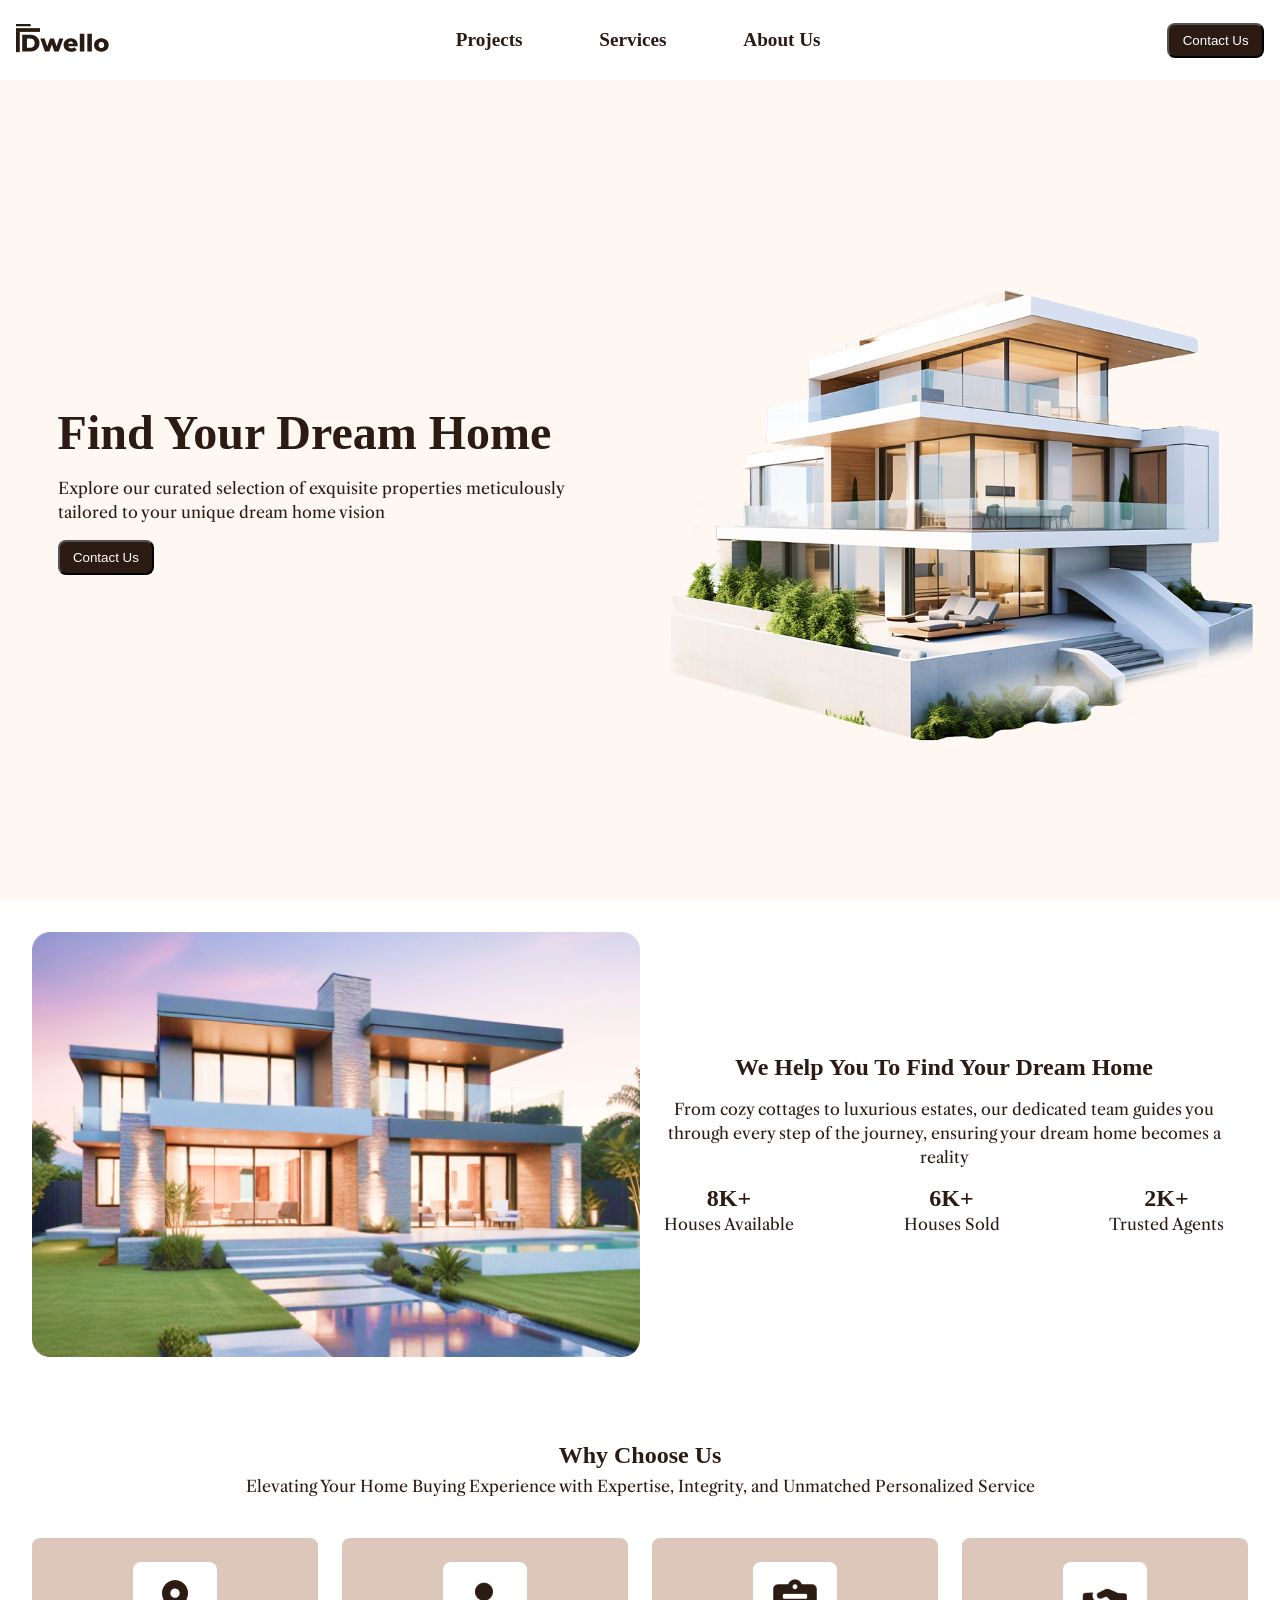
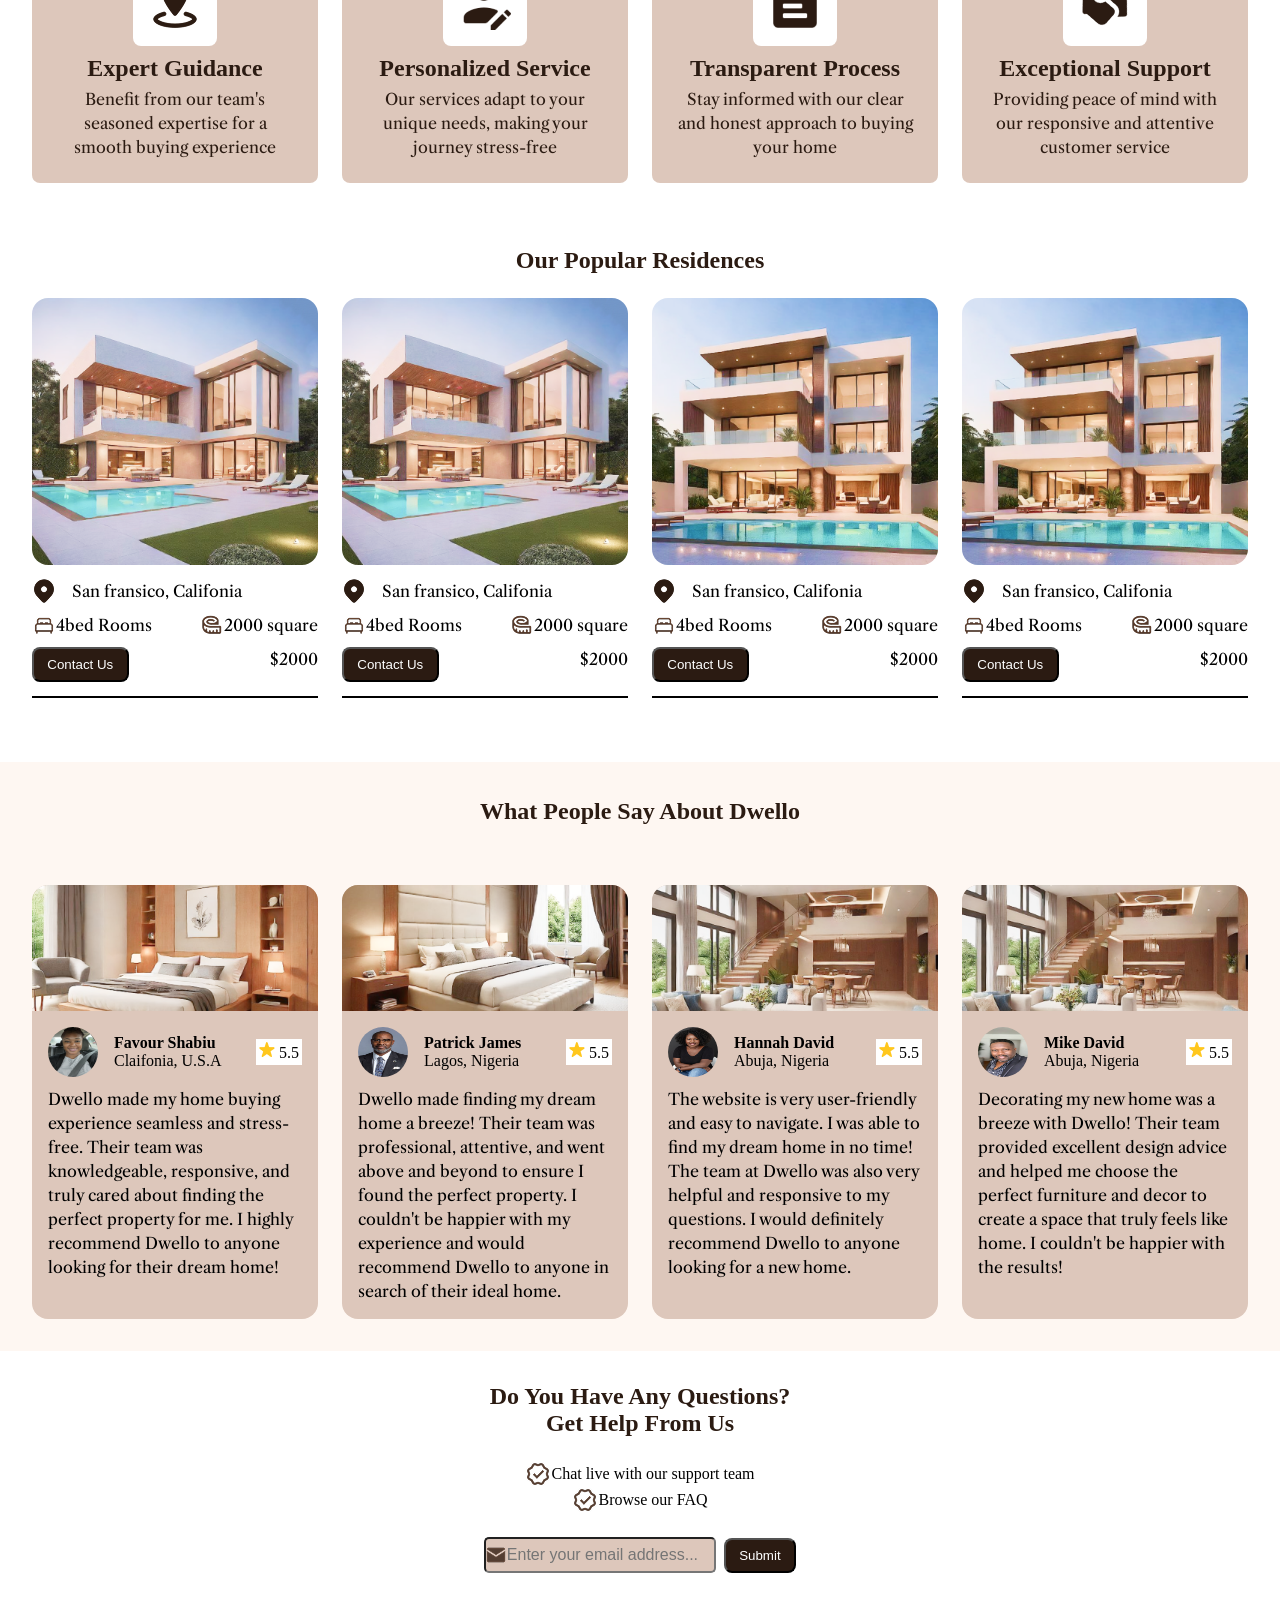
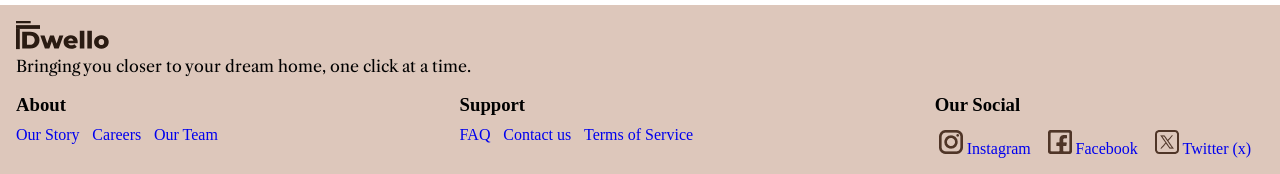
<file: index.html>
<!doctype html>
<html lang="en">
  <head>
    <meta charset="UTF-8" />
    <meta name="viewport" content="width=device-width, initial-scale=1.0" />
    <title>Real Estate</title>

    <link rel="stylesheet" href="style.css" />
    <link rel="preconnect" href="https://fonts.googleapis.com" />
    <link rel="preconnect" href="https://fonts.gstatic.com" crossorigin />
    <link
      href="https://fonts.googleapis.com/css2?family=Libre+Caslon+Text:ital,wght@0,400;0,700;1,400&display=swap"
      rel="stylesheet"
    />
  </head>
  <body>
    <header>
      <div class="header-wrapper">
        <button
          id="open-nav"
          type="button"
          aria-label="open-navigation"
          aria-expanded="false"
          class="hamburger menu"
          aria-controls="navigation-item"
        >
          <svg viewBox="0 0 100 60" width="25" height="25" class="menu">
            <rect width="100" height="10" y="10" class="line top"></rect>
            <rect width="80" height="10" y="30" class="line middle"></rect>
            <rect width="50" height="10" y="50" class="line bottom"></rect>
          </svg>
        </button>

        <a href="index.html"> <img src="assets/images/logo.svg" alt="Real Estate Logo" /></a>
      </div>

      <nav class="navigation" role="navigation" aria-label="Main Navigation" id="navigation-item">
        <button
          type="button"
          aria-label="close navigation"
          class="hamburger menu"
          aria-controls="navigation-item"
          id="close-nav"
        >
          <svg xmlns="http://www.w3.org/2000/svg" viewBox="0 0 640 640" class="menu">
            <!-- !Font Awesome Free v7.3.1 by @fontawesome - https://fontawesome.com License - https://fontawesome.com/license/free Copyright 2026 Fonticons, Inc.-->
            <path
              d="M504.6 148.5C515.9 134.9 514.1 114.7 500.5 103.4C486.9 92.1 466.7 93.9 455.4 107.5L320 270L184.6 107.5C173.3 93.9 153.1 92.1 139.5 103.4C125.9 114.7 124.1 134.9 135.4 148.5L278.3 320L135.4 491.5C124.1 505.1 125.9 525.3 139.5 536.6C153.1 547.9 173.3 546.1 184.6 532.5L320 370L455.4 532.5C466.7 546.1 486.9 547.9 500.5 536.6C514.1 525.3 515.9 505.1 504.6 491.5L361.7 320L504.6 148.5z"
            />
          </svg>
        </button>
        <ul>
          <li><a href="#projects">Projects</a></li>
          <li><a href="#services">Services</a></li>
          <li><a href="#">About Us</a></li>
        </ul>
      </nav>

      <button type="button" class="primary-cta">Contact Us</button>
    </header>
    <main>
      <section class="hero">
        <div class="hero-text-wrapper">
          <h1>Find Your Dream Home</h1>
          <p>
            Explore our curated selection of exquisite properties meticulously tailored to your unique dream home vision
          </p>
          <button type="button" class="primary-cta">Contact Us</button>
        </div>

        <img src="assets/images/hero image 1 (2).png" alt="house" class="hero-img" />
      </section>

      <div class="content-container">
        <section class="second-section">
          <div class="section-text-wrapper">
            <h2>We Help You To Find Your Dream Home</h2>
            <p>
              From cozy cottages to luxurious estates, our dedicated team guides you through every step of the journey,
              ensuring your dream home becomes a reality
            </p>
            <div class="houses-number-wrapper">
              <div class="houses-number">
                <h3>8K+</h3>
                <p>Houses Available</p>
              </div>
              <div class="houses-number">
                <h3>6K+</h3>
                <p>Houses Sold</p>
              </div>
              <div class="houses-number">
                <h3>2K+</h3>
                <p>Trusted Agents</p>
              </div>
            </div>
          </div>
          <img src="assets/images/Mask group 1.png" alt="house" loading="lazy" />
        </section>

        <section class="why-choose-us" id="services">
          <div class="why-choose-text">
            <h2>Why Choose Us</h2>
            <p>Elevating Your Home Buying Experience with Expertise, Integrity, and Unmatched Personalized Service</p>
          </div>
          <div class="why-choose-offers">
            <div class="card">
              <img src="assets/icons/Vector.png" alt="vector-icon" />
              <h3>Expert Guidance</h3>
              <p>Benefit from our team's seasoned expertise for a smooth buying experience</p>
            </div>
            <div class="card">
              <img src="assets/icons/service.png" alt="service icon" />
              <h3>Personalized Service</h3>
              <p>Our services adapt to your unique needs, making your journey stress-free</p>
            </div>
            <div class="card">
              <img src="assets/icons/document.png" alt="document icon" />

              <h3>Transparent Process</h3>
              <p>Stay informed with our clear and honest approach to buying your home</p>
            </div>
            <div class="card">
              <img src="assets/icons/handshake.png" alt="handshake icon" />
              <h3>Exceptional Support</h3>
              <p>Providing peace of mind with our responsive and attentive customer service</p>
            </div>
          </div>
        </section>

        <section class="residence" id="projects">
          <h2>Our Popular Residences</h2>
          <div class="residence-wrapper">
            <div class="residence-content-wrapper">
              <img src="assets/images/Group 11.png" alt="mansion with swimming pool" loading="lazy" />
              <div class="residence-details">
                <div class="residence-details_locaion">
                  <img src="assets/icons/location.png" alt="location icon" />
                  <p>San fransico, Califonia</p>
                </div>

                <div class="residence-details_rooms">
                  <div>
                    <img src="assets/icons/rooms.png" alt="bed icon" />
                    <p>4bed Rooms</p>
                  </div>
                  <div>
                    <img src="assets/icons/size.png" alt="meter icon" />
                    <p>2000 square</p>
                  </div>
                </div>
                <div class="residence-details_price">
                  <button class="primary-cta">Contact Us</button>
                  <p>$2000</p>
                </div>
              </div>
            </div>

            <div class="residence-content-wrapper">
              <img src="assets/images/Group 11.png" alt="mansion with swimming pool" loading="lazy" />
              <div class="residence-details">
                <div class="residence-details_locaion">
                  <img src="assets/icons/location.png" alt="location icon" />
                  <p>San fransico, Califonia</p>
                </div>

                <div class="residence-details_rooms">
                  <div>
                    <img src="assets/icons/rooms.png" alt="bed icon" />
                    <p>4bed Rooms</p>
                  </div>
                  <div>
                    <img src="assets/icons/size.png" alt="meter icon" />
                    <p>2000 square</p>
                  </div>
                </div>
                <div class="residence-details_price">
                  <button class="primary-cta">Contact Us</button>
                  <p>$2000</p>
                </div>
              </div>
            </div>
            <div class="residence-content-wrapper">
              <img src="assets/images/Group 11 (1).png" alt="mansion with swimming pool" loading="lazy" />
              <div class="residence-details">
                <div class="residence-details_locaion">
                  <img src="assets/icons/location.png" alt="location icon" />
                  <p>San fransico, Califonia</p>
                </div>

                <div class="residence-details_rooms">
                  <div>
                    <img src="assets/icons/rooms.png" alt="bed icon" />
                    <p>4bed Rooms</p>
                  </div>
                  <div>
                    <img src="assets/icons/size.png" alt="meter icon" />
                    <p>2000 square</p>
                  </div>
                </div>
                <div class="residence-details_price">
                  <button class="primary-cta">Contact Us</button>
                  <p>$2000</p>
                </div>
              </div>
            </div>

            <div class="residence-content-wrapper">
              <img src="assets/images/Group 11 (1).png" alt="mansion with swimming pool" loading="lazy" />
              <div class="residence-details">
                <div class="residence-details_locaion">
                  <img src="assets/icons/location.png" alt="location icon" />
                  <p>San fransico, Califonia</p>
                </div>

                <div class="residence-details_rooms">
                  <div>
                    <img src="assets/icons/rooms.png" alt="bed icon" />
                    <p>4bed Rooms</p>
                  </div>
                  <div>
                    <img src="assets/icons/size.png" alt="meter icon" />
                    <p>2000 square</p>
                  </div>
                </div>
                <div class="residence-details_price">
                  <button class="primary-cta">Contact Us</button>
                  <p>$2000</p>
                </div>
              </div>
            </div>
          </div>
        </section>

        <section class="what-people-say-wrapper">
          <h2>What People Say About Dwello</h2>
          <div class="what-people-say-container">
            <div class="about-card">
              <img src="assets/images/Group 15.png" alt="bed" />
              <div class="client-card">
                <div class="client-details">
                  <div class="client-profile">
                    <img src="assets/images/user 1.jpg" alt="client" />
                    <div>
                      <h4 class="client-name">Favour Shabiu</h4>
                      <div class="client-address">Claifonia, U.S.A</div>
                    </div>
                  </div>
                  <div class="client-ratings"><img src="assets/icons/Star 1.png" /> <span>5.5</span></div>
                </div>
                <p>
                  Dwello made my home buying experience seamless and stress-free. Their team was knowledgeable,
                  responsive, and truly cared about finding the perfect property for me. I highly recommend Dwello to
                  anyone looking for their dream home!
                </p>
              </div>
            </div>

            <div class="about-card">
              <img src="assets/images/Group 15 (2).png" alt="bed" />
              <div class="client-card">
                <div class="client-details">
                  <div class="client-profile">
                    <img src="assets/images/user 3.jpg" alt="client" />
                    <div>
                      <h4 class="client-name">Patrick James</h4>
                      <div class="client-address">Lagos, Nigeria</div>
                    </div>
                  </div>
                  <div class="client-ratings"><img src="assets/icons/Star 1.png" /> <span>5.5</span></div>
                </div>
                <p>
                  Dwello made finding my dream home a breeze! Their team was professional, attentive, and went above and
                  beyond to ensure I found the perfect property. I couldn't be happier with my experience and would
                  recommend Dwello to anyone in search of their ideal home.
                </p>
              </div>
            </div>
            <div class="about-card">
              <img src="assets/images/Group 15 (1).png" alt="bed" />
              <div class="client-card">
                <div class="client-details">
                  <div class="client-profile">
                    <img src="assets/images/user 2.jpg" alt="client" />
                    <div>
                      <h4 class="client-name">Hannah David</h4>
                      <div class="client-address">Abuja, Nigeria</div>
                    </div>
                  </div>
                  <div class="client-ratings"><img src="assets/icons/Star 1.png" /> <span>5.5</span></div>
                </div>
                <p>
                  The website is very user-friendly and easy to navigate. I was able to find my dream home in no time!
                  The team at Dwello was also very helpful and responsive to my questions. I would definitely recommend
                  Dwello to anyone looking for a new home.
                </p>
              </div>
            </div>

            <div class="about-card">
              <img src="assets/images/Group 15 (1).png" alt="bed" />
              <div class="client-card">
                <div class="client-details">
                  <div class="client-profile">
                    <img src="assets/images/user 4.jpg" alt="client" />
                    <div>
                      <h4 class="client-name">Mike David</h4>
                      <div class="client-address">Abuja, Nigeria</div>
                    </div>
                  </div>
                  <div class="client-ratings"><img src="assets/icons/Star 1.png" /> <span>5.5</span></div>
                </div>
                <p>
                  Decorating my new home was a breeze with Dwello! Their team provided excellent design advice and
                  helped me choose the perfect furniture and decor to create a space that truly feels like home. I
                  couldn't be happier with the results!
                </p>
              </div>
            </div>
          </div>
        </section>

        <section class="fq">
          <h2>Do You Have Any Questions? <br />Get Help From Us</h2>
          <div class="fq-forms">
            <div class="fq-forms-chat">
              <img src="assets/icons/icons8-verified-account-96 1.png" alt="chat icon" />Chat live with our support team
            </div>
            <div class="fq-forms-chat">
              <img src="assets/icons/icons8-verified-account-96 1.png" alt="chat icon" />Browse our FAQ
            </div>
          </div>

          <form id="form" novalidate>
            <div class="fq-email">
              <span aria-hidden="true" aria-live="polite" aria-label="email" id="email-error"></span>
              <div class="inputs">
                <img src="assets/icons/email.png" alt="email icon" />
                <input type="email" inputmode="email" id="email" placeholder="Enter your email address... " required />
              </div>
            </div>
            <button type="submit" class="primary-cta">Submit</button>
          </form>
        </section>
      </div>
    </main>

    <footer>
      <div class="box">
        <a href="index.html"><img src="assets/images/logo.svg" alt="Real Estate Logo" /></a>
        <p>Bringing you closer to your dream home, one click at a time.</p>
      </div>
      <div class="second-group-ft-box">
        <div class="box">
          <h3>About</h3>
          <ul>
            <li><a href="#">Our Story</a></li>
            <li><a href="#">Careers</a></li>
            <li><a href="#">Our Team</a></li>
          </ul>
        </div>
        <div class="box">
          <h3>Support</h3>
          <ul>
            <li><a href="#">FAQ</a></li>
            <li><a href="#">Contact us</a></li>
            <li><a href="#">Terms of Service</a></li>
          </ul>
        </div>
        <div class="box socials">
          <h3>Our Social</h3>
          <ul>
            <li>
              <a href="#"><img src="assets/icons/instagram.png" alt="instagram icon" /> Instagram</a>
            </li>
            <li>
              <a href="#"> <img src="assets/icons/facebook.png" alt="facebook icon" /> Facebook </a>
            </li>
            <li>
              <a href="#"><img src="assets/icons/twitterx.png" alt="x fka twitter logo " />Twitter (x)</a>
            </li>
          </ul>
        </div>
      </div>
    </footer>

    <script src="main.js" defer></script>
  </body>
</html>
</file>
<file: style.css>
* {
  padding: 0;
  margin: 0;
  box-sizing: border-box;
}

:root {
  /* primary colors */
  --brown: #2b1b12;
  --body: #fef7f2;
  --light-brown: #ddc7bb;
  --secction-body: #ffffff;

  /* height */
  --header-height: 80px;
}
html {
  scroll-behavior: smooth;
}
button:hover {
  cursor: pointer;
}
main {
  display: flex;
  flex-direction: column;
  align-items: center;
}

img {
  max-width: 100%;
  height: auto;
}
ul li {
  list-style: none;
}
header ul li {
  margin-block-start: 2em;
}
a {
  text-decoration: none;
}
p {
  line-height: 1.5;
  font-family: "Libre Caslon Text", serif;
  font-weight: 400;
  font-style: normal;
}
.hero p {
  padding-block: 1em;
}

header {
  display: flex;
  flex-direction: row;
  align-items: center;
  justify-content: space-between;
  padding: 1em;
  background-color: transparent;
  height: var(--header-height);
}
nav {
  height: 100svh;
  position: absolute;
  top: 0;
  left: 0;
  background-color: var(--light-brown);
  padding: 1em;
  width: 60svw;
  transform: translateX(-60vw);
  transition: ease-in-out 0.3s;
}

.header-wrapper {
  color: var(--brown);
  display: flex;
  flex-direction: row;
  gap: 1.5em;
  align-items: start;
}
.hamburger {
  border: none;
  background-color: transparent;
}
nav button {
  width: 30px;
  height: 30px;
}

header ul {
  margin-block-start: 3em;
}
nav a {
  color: var(--brown);
  font-weight: bold;
  font-size: clamp(1rem, 5vw, 1.2rem);
}
.primary-cta {
  padding-block: 0.6em;
  padding-inline: 1em;
  border-radius: 8px;
  background-color: var(--brown);
  color: white;
}

.hero {
  min-height: calc(100svh - var(--header-height));
  text-align: center;
  display: flex;
  flex-direction: column;
  align-items: center;
  justify-content: center;
  background-color: var(--body);
  color: var(--brown);
}
.hero h1 {
  font-size: clamp(1.5rem, 5vw, 3rem);
}
.hero img {
  padding-top: 2em;
}
.hero-text-wrapper {
  padding-inline: 2em;
}
.content-container {
  display: flex;
  flex-direction: column;
  gap: 2em;
  background-color: var(--secction-body);
}

.second-section {
  text-align: center;
  color: var(--brown);
}

.section-text-wrapper {
  padding: 1.5em;
}
.section-text-wrapper > :nth-child(2) {
  padding-block: 1em;
}
.houses-number-wrapper {
  display: flex;
  justify-content: space-between;
}
.houses-number-wrapper h3 {
  font-size: clamp(1rem, 5vw, 1.5rem);
}

.why-choose-us {
  text-align: center;
  color: var(--brown);
}
.why-choose-text {
  padding: 1em;
}
/* all section heading color and centering */
h2 {
  color: var(--brown);
  text-align: center;
}

/* setting grid and padding on all the content sections */
.why-choose-offers,
.residence-wrapper,
.what-people-say-container {
  padding: 2em;
  display: grid;
  grid-template-columns: repeat(auto-fill, minmax(250px, 1fr));
  gap: 1.5em;
  padding-block-start: 1.5em;
}
.why-choose-offers p,
.houses-number p,
.what-people-say-container p {
  font-size: clamp(0.9rem, 2vw, 1rem);
}

.why-choose-offers .card {
  background-color: var(--light-brown);
  padding: 1.5em;
  border-radius: 0.5rem;
}
.card img {
  background-color: white;
  border-radius: 0.5rem;
  padding: 1em;
}

/* why choose us section h2 tag and its content h3 tag */
.card h3,
.why-choose-text h2 {
  padding-block: 5px;
}
.why-choose-us h3 {
  font-size: clamp(1rem, 5vw, 1.5rem);
  font-weight: 800;
}

.residence-content-wrapper img {
  border-radius: 1em;
}

.residence-content-wrapper {
  display: flex;
  flex-direction: column;
  border-bottom: 2px solid black;
}

.residence-details {
  padding-block: 0.9em;
  display: flex;
  flex-direction: column;
  gap: 10px;
}

.residence-details div {
  display: flex;
  flex-direction: row;
}
.residence-details_locaion img {
  padding-inline-end: 1em;
}
.residence-details_price,
.residence-details_rooms {
  justify-content: space-between;
}

.what-people-say-wrapper {
  background-color: var(--body);
}
.what-people-say-wrapper h2 {
  padding-block: 1.5em;
}

.about-card {
  background-color: var(--light-brown);
  display: flex;
  flex-direction: column;
  border-radius: 1em;
}
.about-card img {
  border-top-left-radius: 1em;
  border-top-right-radius: 1em;
}
.client-details {
  display: flex;
  justify-content: space-between;
  align-items: center;
  padding-block-end: 10px;
}

.client-ratings {
  background-color: white;
  padding: 3px;
}
.client-profile {
  display: flex;
  gap: 1em;
  align-items: center;
}
.client-profile img {
  border-radius: 100%;
  width: 50px;
  height: 50px;
}
.client-card {
  padding: 1em;
}
.fq {
  display: flex;
  align-items: center;
  flex-direction: column;
  gap: 1.5em;
}
.inputs {
  position: relative;
}
.fq-forms-chat {
  display: flex;
  flex-direction: row;
  align-items: center;
  justify-content: center;
}
.fq input {
  font-size: 16px;
  background-color: var(--light-brown);
  padding: 7px;
  padding-inline-start: 1.3em;
  border-radius: 5px;
}
form {
  display: flex;
  align-items: end;
  gap: 0.5em;
}
form span {
  color: red;
  padding-block-end: 1em;
}
form img {
  position: absolute;
  top: 50%;
  transform: translateY(-50%);
}

footer {
  background-color: var(--light-brown);
  display: flex;
  flex-direction: column;
  margin-block-start: 2em;
  padding: 1em;
  gap: 1em;
}
footer h3 {
  padding-block-end: 0.5em;
}
.second-group-ft-box {
  display: flex;
  justify-content: space-between;
}
.socials li a {
  display: flex;
  align-items: center;
}
@media (min-width: 32em) {
  header .menu {
    display: none;
  }

  nav {
    position: relative;
    height: 100%;
    display: flex;
    width: fit-content;
    flex-direction: row;
    padding: 0;
    z-index: 0;
    background-color: transparent;
    transform: translateX(0vw);
  }
  nav a {
    font-size: clamp(1rem, 2vw, 1.2rem);
    margin-inline: clamp(1em, 3vw, 2em);
  }
  header ul li,
  nav ul {
    margin: 0;
  }

  nav ul {
    display: flex;
    align-items: center;
    flex-direction: row;
    padding: 0;
    gap: 0;
  }

  .hero {
    flex-direction: row;
    padding-inline: clamp(1em, 2vw, 2em);
  }
  .hero img,
  .second-section img {
    min-width: 50%;
  }
  .hero-text-wrapper {
    text-align: start;
  }
  /* second section */
  .second-section {
    display: flex;
    flex-direction: row-reverse;
    padding: 2em;
  }

  .section-text-wrapper {
    display: flex;
    flex-direction: column;
    justify-content: center;
  }
}

@media (min-width: 45em) {
  footer ul {
    display: flex;
    font-size: clamp(0.5rem, 2vw, 1rem);
  }
  footer ul li a {
    padding-inline-end: clamp(5px, 1vw, 1em);
  }

  .socials li a {
    display: flex;
    align-items: end;
  }
}

/* js style */
.navigation-opened {
  transform: translateX(0vw);
}
.email-error {
  border: 2px solid red;
}
.email-error:focus {
  outline: 2px solid transparent;
}
</file>
